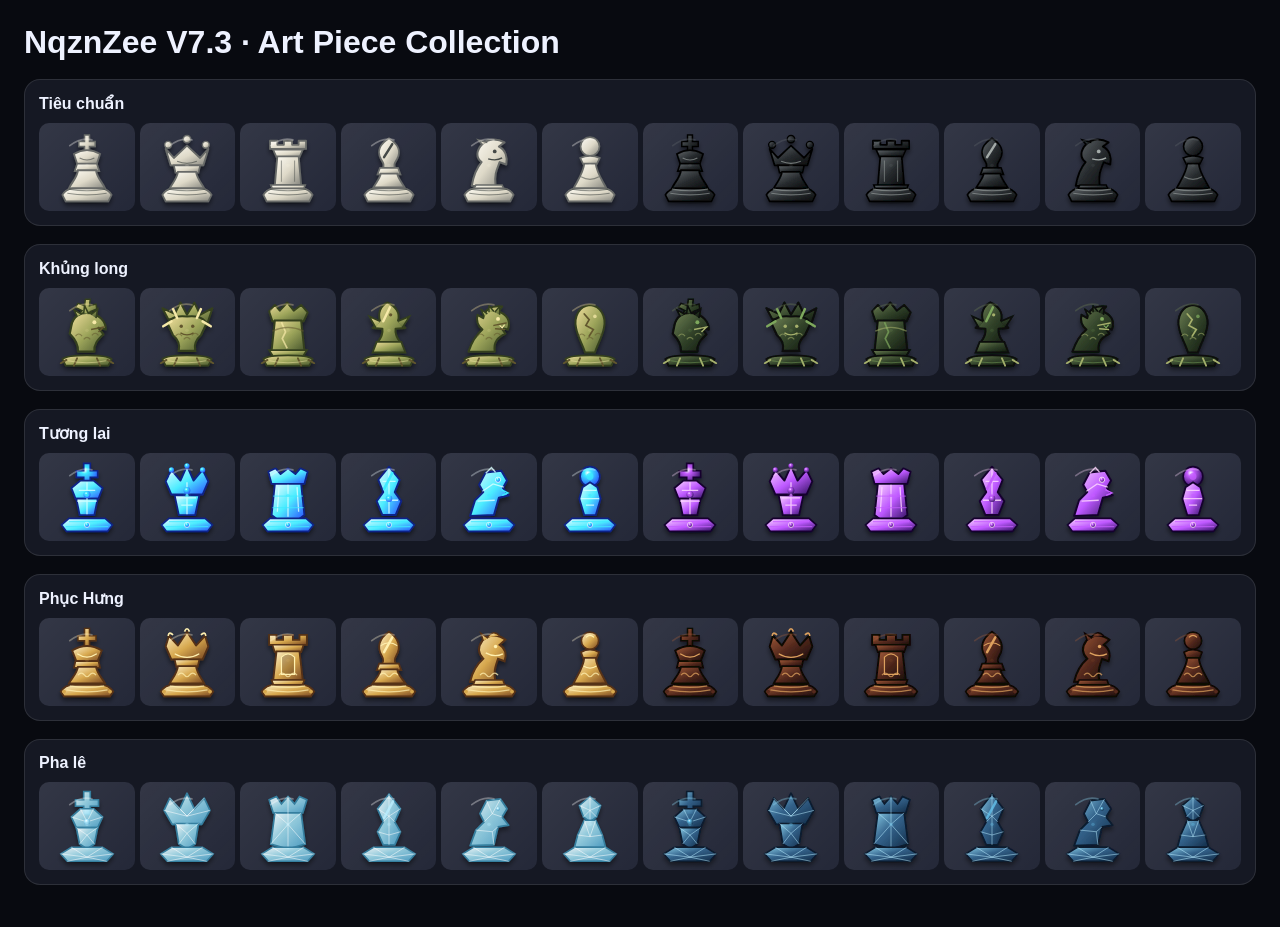
<file: V7_3_MODEL_GALLERY.html>
<!doctype html>
<html lang="vi">
<head>
<meta charset="utf-8">
<meta name="viewport" content="width=device-width,initial-scale=1">
<style>
body {
    margin: 0;
    padding: 24px;
    color: #eef2ff;
    background: #080a10;
    font-family: Inter, Arial, sans-serif;
}
h1 { margin: 0 0 18px; }
.row {
    margin: 0 0 18px;
    padding: 14px;
    border: 1px solid rgba(255,255,255,.1);
    border-radius: 16px;
    background: #151823;
}
.row h2 { margin: 0 0 10px; font-size: 16px; }
.pieces {
    display: grid;
    grid-template-columns: repeat(12, minmax(48px, 1fr));
    gap: 5px;
    align-items: end;
}
.cell {
    min-height: 88px;
    display: grid;
    place-items: center;
    border-radius: 10px;
    background:
        linear-gradient(135deg, rgba(255,255,255,.07), transparent),
        #242838;
}
.piece-image { width: 82px; height: 82px; overflow: visible; }
</style>
</head>
<body>
<h1>NqznZee V7.3 · Art Piece Collection</h1>
<div id="gallery"></div>
<script>
    const NQZ_ART_PALETTES = {
        standard: {
            white: {
                top: "#fffdf5",
                mid: "#ded9c8",
                low: "#85857e",
                edge: "#686b68",
                line: "#444946",
                glow: "#fffbe9",
            },
            black: {
                top: "#62686c",
                mid: "#272b2e",
                low: "#090b0c",
                edge: "#050606",
                line: "#a3aaa8",
                glow: "#747d7b",
            },
        },
        dinosaur: {
            white: {
                top: "#f2df9d",
                mid: "#9ca45a",
                low: "#46552d",
                edge: "#34401f",
                line: "#62572d",
                glow: "#f6e9a8",
            },
            black: {
                top: "#708254",
                mid: "#314229",
                low: "#10170f",
                edge: "#090e08",
                line: "#a6b06c",
                glow: "#7ea85d",
            },
        },
        future: {
            white: {
                top: "#f1fdff",
                mid: "#4cecff",
                low: "#294dff",
                edge: "#102487",
                line: "#d9ffff",
                glow: "#3deaff",
            },
            black: {
                top: "#ffd9ff",
                mid: "#bd58ff",
                low: "#30105f",
                edge: "#15052f",
                line: "#ffd9ff",
                glow: "#c55cff",
            },
        },
        renaissance: {
            white: {
                top: "#fff4cf",
                mid: "#d7a84e",
                low: "#75431f",
                edge: "#553016",
                line: "#fff0b0",
                glow: "#e8bd67",
            },
            black: {
                top: "#a55d3a",
                mid: "#54291d",
                low: "#190d0b",
                edge: "#100706",
                line: "#dda15e",
                glow: "#9e5933",
            },
        },
        crystal: {
            white: {
                top: "#ffffff",
                mid: "#a9ecff",
                low: "#4c9fc7",
                edge: "#367f9f",
                line: "#ffffff",
                glow: "#bcefff",
            },
            black: {
                top: "#91d8f2",
                mid: "#376f9d",
                low: "#102a46",
                edge: "#091a2e",
                line: "#b7ebff",
                glow: "#63bfe9",
            },
        },
    };

    function nqzPieceBase(id, palette, themeId) {
        if (themeId === "dinosaur") {
            return `
                <path d="M20 83 C27 77 73 77 80 83 L76 91 H24 Z"
                    fill="url(#${id}-body)" stroke="${palette.edge}" stroke-width="2.2"/>
                <path d="M25 84 L18 88 M38 82 L34 91 M62 82 L66 91 M75 84 L82 88"
                    fill="none" stroke="${palette.line}" stroke-width="2.2" stroke-linecap="round"/>
                <path d="M27 85 Q50 90 73 85"
                    fill="none" stroke="${palette.glow}" stroke-width="1.4" opacity=".45"/>
            `;
        }

        if (themeId === "future") {
            return `
                <path d="M19 84 L28 76 H72 L81 84 L75 92 H25 Z"
                    fill="url(#${id}-body)" stroke="${palette.edge}" stroke-width="2"/>
                <path d="M28 80 H72 M24 86 H76"
                    stroke="${palette.glow}" stroke-width="1.5" opacity=".72"/>
                <circle cx="50" cy="84" r="3.2"
                    fill="url(#${id}-core)" stroke="${palette.line}" stroke-width="1"/>
            `;
        }

        if (themeId === "renaissance") {
            return `
                <path d="M18 86 Q24 78 32 78 H68 Q76 78 82 86 L78 92 H22 Z"
                    fill="url(#${id}-body)" stroke="${palette.edge}" stroke-width="2.1"/>
                <path d="M25 84 Q50 89 75 84 M29 79 Q50 83 71 79"
                    fill="none" stroke="${palette.line}" stroke-width="1.5" opacity=".72"/>
                <circle cx="22" cy="86" r="2.3" fill="${palette.mid}"/>
                <circle cx="78" cy="86" r="2.3" fill="${palette.mid}"/>
            `;
        }

        if (themeId === "crystal") {
            return `
                <path d="M18 84 L31 76 H69 L82 84 L74 93 H26 Z"
                    fill="url(#${id}-glass)" stroke="${palette.edge}" stroke-width="1.8"/>
                <path d="M18 84 L50 88 L82 84 M31 76 L50 88 L69 76 M26 93 L50 88 L74 93"
                    fill="none" stroke="${palette.line}" stroke-width="1.05" opacity=".6"/>
            `;
        }

        return `
            <path d="M20 84 Q24 77 32 76 H68 Q76 77 80 84 L76 92 H24 Z"
                fill="url(#${id}-body)" stroke="${palette.edge}" stroke-width="2.1"/>
            <path d="M26 82 Q50 86 74 82 M28 77 Q50 81 72 77"
                fill="none" stroke="${palette.line}" stroke-width="1.35" opacity=".55"/>
        `;
    }

    function nqzStandardShape(type, id, p) {
        const fill = `url(#${id}-body)`;
        const base = nqzPieceBase(id, p, "standard");

        const shapes = {
            p: `
                <circle cx="50" cy="25" r="11.5"
                    fill="${fill}" stroke="${p.edge}" stroke-width="2"/>
                <path d="M38 39 Q50 34 62 39 L58 47 H42 Z"
                    fill="${fill}" stroke="${p.edge}" stroke-width="2"/>
                <path d="M43 46 C42 57 35 66 30 76 H70 C65 66 58 57 57 46 Z"
                    fill="${fill}" stroke="${p.edge}" stroke-width="2.2"/>
                <path d="M39 62 Q50 68 61 62"
                    fill="none" stroke="${p.line}" stroke-width="1.4" opacity=".55"/>
                ${base}
            `,
            r: `
                <path d="M28 18 V28 H72 V18 H63 V23 H55 V18 H45 V23 H37 V18 Z"
                    fill="${fill}" stroke="${p.edge}" stroke-width="2.2" stroke-linejoin="round"/>
                <path d="M32 29 H68 L64 38 H36 Z"
                    fill="${fill}" stroke="${p.edge}" stroke-width="2"/>
                <path d="M37 37 L34 72 H66 L63 37 Z"
                    fill="${fill}" stroke="${p.edge}" stroke-width="2.2"/>
                <path d="M42 42 V68 M58 42 V68"
                    stroke="${p.line}" stroke-width="1.4" opacity=".45"/>
                <path d="M29 72 H71 L68 79 H32 Z"
                    fill="${fill}" stroke="${p.edge}" stroke-width="2"/>
                ${base}
            `,
            n: `
                <path d="M29 73
                         C31 61 35 51 41 44
                         C34 39 34 30 42 22
                         C49 15 60 15 69 20
                         L62 25
                         C70 29 73 38 71 47
                         L63 44
                         C60 52 56 59 58 73 Z"
                    fill="${fill}" stroke="${p.edge}" stroke-width="2.4" stroke-linejoin="round"/>
                <path d="M42 23 L37 17 L48 20"
                    fill="${fill}" stroke="${p.edge}" stroke-width="2"/>
                <circle cx="57" cy="31" r="2.3" fill="${p.line}"/>
                <path d="M49 40 Q59 43 66 39"
                    fill="none" stroke="${p.line}" stroke-width="1.7"/>
                <path d="M34 72 H66 L69 79 H30 Z"
                    fill="${fill}" stroke="${p.edge}" stroke-width="2"/>
                ${base}
            `,
            b: `
                <path d="M50 15
                         C61 22 65 31 60 40
                         C57 45 55 48 58 52
                         H42 C45 48 43 45 40 40
                         C35 31 39 22 50 15 Z"
                    fill="${fill}" stroke="${p.edge}" stroke-width="2.2"/>
                <path d="M54 22 L44 38"
                    stroke="${p.line}" stroke-width="3" stroke-linecap="round"/>
                <path d="M39 51 H61 L64 59 H36 Z"
                    fill="${fill}" stroke="${p.edge}" stroke-width="2"/>
                <path d="M40 58 C39 64 34 69 31 75 H69 C66 69 61 64 60 58 Z"
                    fill="${fill}" stroke="${p.edge}" stroke-width="2.2"/>
                ${base}
            `,
            q: `
                <circle cx="27" cy="23" r="4.2" fill="${fill}" stroke="${p.edge}" stroke-width="1.7"/>
                <circle cx="50" cy="16" r="4.5" fill="${fill}" stroke="${p.edge}" stroke-width="1.7"/>
                <circle cx="73" cy="23" r="4.2" fill="${fill}" stroke="${p.edge}" stroke-width="1.7"/>
                <path d="M24 28 L34 39 L50 24 L66 39 L76 28 L70 48 H30 Z"
                    fill="${fill}" stroke="${p.edge}" stroke-width="2.2" stroke-linejoin="round"/>
                <path d="M34 48 H66 L64 57 H36 Z"
                    fill="${fill}" stroke="${p.edge}" stroke-width="2"/>
                <path d="M39 56 C38 64 32 70 29 76 H71 C68 70 62 64 61 56 Z"
                    fill="${fill}" stroke="${p.edge}" stroke-width="2.2"/>
                <path d="M38 43 Q50 48 62 43"
                    fill="none" stroke="${p.line}" stroke-width="1.4" opacity=".65"/>
                ${base}
            `,
            k: `
                <path d="M47 11 H53 V19 H60 V25 H53 V32 H47 V25 H40 V19 H47 Z"
                    fill="${fill}" stroke="${p.edge}" stroke-width="1.8"/>
                <path d="M34 34 Q50 25 66 34 L62 46 H38 Z"
                    fill="${fill}" stroke="${p.edge}" stroke-width="2.1"/>
                <path d="M38 46 H62 L65 55 H35 Z"
                    fill="${fill}" stroke="${p.edge}" stroke-width="2"/>
                <path d="M39 54 C38 63 31 69 28 76 H72 C69 69 62 63 61 54 Z"
                    fill="${fill}" stroke="${p.edge}" stroke-width="2.3"/>
                <path d="M41 39 Q50 44 59 39"
                    fill="none" stroke="${p.line}" stroke-width="1.4" opacity=".62"/>
                ${base}
            `,
        };
        return shapes[type] || "";
    }

    function nqzDinosaurShape(type, id, p) {
        const fill = `url(#${id}-body)`;
        const core = `url(#${id}-core)`;
        const base = nqzPieceBase(id, p, "dinosaur");

        const scaleMarks = `
            <path d="M36 55 Q40 50 44 55 M46 59 Q50 54 54 59 M56 54 Q60 49 64 54"
                fill="none" stroke="${p.line}" stroke-width="1.4" opacity=".55"/>
        `;

        const shapes = {
            p: `
                <path d="M50 17
                         C63 18 70 31 67 45
                         C65 56 59 65 56 75
                         H44 C41 65 35 56 33 45
                         C30 31 37 18 50 17 Z"
                    fill="${fill}" stroke="${p.edge}" stroke-width="2.4"/>
                <path d="M43 28 L49 35 L45 42 L54 47 L49 55"
                    fill="none" stroke="${p.line}" stroke-width="2.1" stroke-linecap="round"/>
                <circle cx="56" cy="31" r="2.2" fill="${p.glow}" opacity=".75"/>
                ${scaleMarks}
                ${base}
            `,
            r: `
                <path d="M27 25 L34 17 L40 24 L49 14 L57 24 L66 17 L74 26 L69 37 H31 Z"
                    fill="${fill}" stroke="${p.edge}" stroke-width="2.4" stroke-linejoin="round"/>
                <path d="M34 36 L30 73 H70 L66 36 Z"
                    fill="${fill}" stroke="${p.edge}" stroke-width="2.4"/>
                <path d="M42 38 L47 50 L43 58 L49 70"
                    fill="none" stroke="${p.glow}" stroke-width="2.1" opacity=".72"/>
                <path d="M31 49 Q50 40 69 49"
                    fill="none" stroke="${p.line}" stroke-width="1.5" opacity=".55"/>
                <path d="M27 72 H73 L68 80 H32 Z"
                    fill="${fill}" stroke="${p.edge}" stroke-width="2.1"/>
                ${base}
            `,
            n: `
                <path d="M25 74
                         C29 62 35 53 42 47
                         C37 43 34 37 36 29
                         L43 33
                         C44 23 53 17 66 19
                         L61 25
                         C72 28 77 37 73 47
                         L65 45
                         L70 52
                         C62 56 55 61 57 74 Z"
                    fill="${fill}" stroke="${p.edge}" stroke-width="2.5" stroke-linejoin="round"/>
                <path d="M44 31 L40 22 L48 28 M50 26 L50 18 L56 25 M57 26 L63 19 L63 29"
                    fill="${fill}" stroke="${p.edge}" stroke-width="1.8" stroke-linejoin="round"/>
                <circle cx="61" cy="34" r="2.4" fill="${p.glow}"/>
                <path d="M56 42 L71 39 M58 46 L69 47"
                    stroke="${p.line}" stroke-width="1.7" stroke-linecap="round"/>
                <path d="M63 42 L66 45 L69 41"
                    fill="none" stroke="${p.glow}" stroke-width="1.4"/>
                ${scaleMarks}
                ${base}
            `,
            b: `
                <path d="M48 14
                         C58 18 64 27 61 36
                         L70 45
                         L58 46
                         C57 53 60 58 64 63
                         H36 C40 58 43 53 42 46
                         L30 45
                         L39 36
                         C36 27 40 18 48 14 Z"
                    fill="${fill}" stroke="${p.edge}" stroke-width="2.4" stroke-linejoin="round"/>
                <path d="M51 20 L43 37"
                    stroke="${p.glow}" stroke-width="3" stroke-linecap="round"/>
                <path d="M39 37 L26 31 L34 45 M61 37 L75 31 L66 45"
                    fill="${fill}" stroke="${p.edge}" stroke-width="2"/>
                <circle cx="52" cy="29" r="2" fill="${p.line}"/>
                <path d="M35 62 L30 75 H70 L65 62 Z"
                    fill="${fill}" stroke="${p.edge}" stroke-width="2.2"/>
                ${base}
            `,
            q: `
                <path d="M27 34 L20 21 L35 28 L42 14 L50 29 L59 14 L66 29 L81 21 L74 42 Z"
                    fill="${fill}" stroke="${p.edge}" stroke-width="2.4" stroke-linejoin="round"/>
                <path d="M26 39
                         C32 31 39 30 50 31
                         C61 30 68 31 74 39
                         L67 54
                         C61 59 58 64 60 73
                         H40
                         C42 64 39 59 33 54 Z"
                    fill="${fill}" stroke="${p.edge}" stroke-width="2.5"/>
                <path d="M31 37 L21 43 M69 37 L79 43 M38 33 L33 22 M62 33 L67 22"
                    stroke="${p.glow}" stroke-width="3" stroke-linecap="round"/>
                <circle cx="43" cy="43" r="2.1" fill="${p.line}"/>
                <circle cx="57" cy="43" r="2.1" fill="${p.line}"/>
                <path d="M42 51 Q50 56 58 51"
                    fill="none" stroke="${p.line}" stroke-width="1.7"/>
                ${scaleMarks}
                ${base}
            `,
            k: `
                <path d="M48 10 H54 L53 18 L61 16 L62 22 L54 25 L59 32 L53 35 L49 27 L43 34 L38 30 L44 24 L36 20 L39 15 L47 18 Z"
                    fill="${fill}" stroke="${p.edge}" stroke-width="1.8"/>
                <path d="M31 42
                         C33 31 42 25 54 27
                         C65 29 73 37 73 47
                         L64 45
                         L70 53
                         C64 59 58 64 59 74
                         H39
                         C40 64 34 57 29 52 Z"
                    fill="${fill}" stroke="${p.edge}" stroke-width="2.6" stroke-linejoin="round"/>
                <path d="M38 31 L34 23 L43 28 M46 27 L47 18 L52 28 M55 29 L63 22 L61 33"
                    fill="${fill}" stroke="${p.edge}" stroke-width="1.9"/>
                <circle cx="59" cy="38" r="2.4" fill="${p.glow}"/>
                <path d="M55 47 L70 44 L64 50"
                    fill="none" stroke="${p.line}" stroke-width="1.8"/>
                ${scaleMarks}
                ${base}
            `,
        };
        return shapes[type] || "";
    }

    function nqzFutureShape(type, id, p) {
        const fill = `url(#${id}-body)`;
        const core = `url(#${id}-core)`;
        const base = nqzPieceBase(id, p, "future");
        const wire = `stroke="${p.line}" stroke-width="1.6" fill="none" opacity=".82"`;

        const shapes = {
            p: `
                <circle cx="50" cy="25" r="12"
                    fill="${core}" stroke="${p.edge}" stroke-width="2"/>
                <path d="M41 38 L50 32 L59 38 L63 52 L57 72 H43 L37 52 Z"
                    fill="${fill}" stroke="${p.edge}" stroke-width="2.2"/>
                <path d="M42 42 H58 M39 52 H61 M45 60 H55"
                    ${wire}/>
                <circle cx="50" cy="25" r="4.2" fill="${p.glow}" opacity=".76"/>
                ${base}
            `,
            r: `
                <path d="M26 19 L35 15 L41 22 L50 15 L59 22 L65 15 L74 19 L70 34 H30 Z"
                    fill="${fill}" stroke="${p.edge}" stroke-width="2.2" stroke-linejoin="round"/>
                <path d="M34 34 L30 72 L38 78 H62 L70 72 L66 34 Z"
                    fill="${fill}" stroke="${p.edge}" stroke-width="2.2"/>
                <path d="M39 38 L37 68 M50 35 V74 M61 38 L63 68"
                    ${wire}/>
                <path d="M32 49 H68 M31 63 H69"
                    stroke="${p.glow}" stroke-width="1.4" opacity=".65"/>
                ${base}
            `,
            n: `
                <path d="M27 73 L33 54 L43 44 L38 35 L46 20 L65 18 L72 30 L67 39 L74 48 L62 51 L56 72 Z"
                    fill="${fill}" stroke="${p.edge}" stroke-width="2.4" stroke-linejoin="round"/>
                <path d="M46 21 L53 14 L58 20 M42 43 L55 34 L68 38 M36 55 L57 54"
                    ${wire}/>
                <circle cx="61" cy="29" r="3.2" fill="${core}" stroke="${p.line}" stroke-width="1.2"/>
                <path d="M65 41 L73 45 L66 48"
                    fill="none" stroke="${p.glow}" stroke-width="1.8"/>
                ${base}
            `,
            b: `
                <path d="M50 13 L63 29 L57 44 L65 55 L58 72 H42 L35 55 L43 44 L37 29 Z"
                    fill="${fill}" stroke="${p.edge}" stroke-width="2.3" stroke-linejoin="round"/>
                <path d="M50 16 V70 M42 31 L58 31 M39 54 H61"
                    ${wire}/>
                <path d="M54 21 L44 40"
                    stroke="${p.glow}" stroke-width="3.2" stroke-linecap="round"/>
                <circle cx="50" cy="52" r="4" fill="${core}" opacity=".9"/>
                ${base}
            `,
            q: `
                <path d="M24 31 L31 17 L42 30 L50 12 L58 30 L69 17 L76 31 L69 47 H31 Z"
                    fill="${fill}" stroke="${p.edge}" stroke-width="2.3" stroke-linejoin="round"/>
                <circle cx="31" cy="17" r="3.2" fill="${core}"/>
                <circle cx="50" cy="12" r="3.2" fill="${core}"/>
                <circle cx="69" cy="17" r="3.2" fill="${core}"/>
                <path d="M35 48 L40 72 H60 L65 48 Z"
                    fill="${fill}" stroke="${p.edge}" stroke-width="2.2"/>
                <path d="M39 51 H61 M43 60 H57 M50 32 V71"
                    ${wire}/>
                <circle cx="50" cy="42" r="4.1" fill="${core}"/>
                ${base}
            `,
            k: `
                <path d="M46 9 H54 V18 H63 V26 H54 V35 H46 V26 H37 V18 H46 Z"
                    fill="${core}" stroke="${p.edge}" stroke-width="2"/>
                <path d="M31 39 L42 30 H58 L69 39 L64 52 H36 Z"
                    fill="${fill}" stroke="${p.edge}" stroke-width="2.2"/>
                <path d="M37 52 L41 72 H59 L63 52 Z"
                    fill="${fill}" stroke="${p.edge}" stroke-width="2.2"/>
                <path d="M40 42 H60 M38 55 H62 M50 32 V71"
                    ${wire}/>
                <circle cx="50" cy="47" r="4.4" fill="${core}"/>
                ${base}
            `,
        };
        return shapes[type] || "";
    }

    function nqzRenaissanceShape(type, id, p) {
        const fill = `url(#${id}-body)`;
        const base = nqzPieceBase(id, p, "renaissance");
        const ornament = `
            <path d="M39 66 Q43 61 47 66 Q50 70 53 66 Q57 61 61 66"
                fill="none" stroke="${p.line}" stroke-width="1.4" opacity=".75"/>
        `;

        const shapes = {
            p: `
                <circle cx="50" cy="24" r="10.5"
                    fill="${fill}" stroke="${p.edge}" stroke-width="2"/>
                <path d="M39 38 Q50 32 61 38 L58 46 H42 Z"
                    fill="${fill}" stroke="${p.edge}" stroke-width="2"/>
                <path d="M43 45 C42 57 35 65 30 76 H70 C65 65 58 57 57 45 Z"
                    fill="${fill}" stroke="${p.edge}" stroke-width="2.2"/>
                <path d="M45 20 Q50 15 55 20 M42 55 Q50 60 58 55"
                    fill="none" stroke="${p.line}" stroke-width="1.5"/>
                ${ornament}
                ${base}
            `,
            r: `
                <path d="M27 17 V29 H73 V17 H64 V23 H56 V17 H44 V23 H36 V17 Z"
                    fill="${fill}" stroke="${p.edge}" stroke-width="2.2"/>
                <path d="M31 29 H69 L66 38 H34 Z"
                    fill="${fill}" stroke="${p.edge}" stroke-width="2"/>
                <path d="M36 37 L32 72 H68 L64 37 Z"
                    fill="${fill}" stroke="${p.edge}" stroke-width="2.2"/>
                <path d="M42 44 Q50 36 58 44 V65 H42 Z"
                    fill="rgba(40,20,13,.24)" stroke="${p.line}" stroke-width="1.5"/>
                <path d="M30 72 H70 L67 80 H33 Z"
                    fill="${fill}" stroke="${p.edge}" stroke-width="2"/>
                ${ornament}
                ${base}
            `,
            n: `
                <path d="M27 74 C30 61 36 52 43 46
                         C37 40 36 32 42 24
                         C49 16 62 16 70 23
                         L63 29 C70 33 72 41 69 49
                         L61 46 C58 55 55 62 58 74 Z"
                    fill="${fill}" stroke="${p.edge}" stroke-width="2.4"/>
                <path d="M43 24 L40 15 L49 21 M48 20 Q55 10 63 18"
                    fill="${fill}" stroke="${p.edge}" stroke-width="1.8"/>
                <circle cx="58" cy="31" r="2.1" fill="${p.line}"/>
                <path d="M46 39 Q57 45 67 40"
                    fill="none" stroke="${p.line}" stroke-width="1.7"/>
                <path d="M33 72 H67 L70 80 H30 Z"
                    fill="${fill}" stroke="${p.edge}" stroke-width="2"/>
                ${ornament}
                ${base}
            `,
            b: `
                <path d="M50 13 C62 21 65 32 59 42 C56 47 56 50 60 54 H40 C44 50 44 47 41 42 C35 32 38 21 50 13 Z"
                    fill="${fill}" stroke="${p.edge}" stroke-width="2.2"/>
                <path d="M54 20 L44 38"
                    stroke="${p.line}" stroke-width="3" stroke-linecap="round"/>
                <path d="M38 52 H62 L65 60 H35 Z"
                    fill="${fill}" stroke="${p.edge}" stroke-width="2"/>
                <path d="M40 59 C39 66 34 70 30 76 H70 C66 70 61 66 60 59 Z"
                    fill="${fill}" stroke="${p.edge}" stroke-width="2.2"/>
                <path d="M40 30 Q50 23 60 30"
                    fill="none" stroke="${p.line}" stroke-width="1.4"/>
                ${ornament}
                ${base}
            `,
            q: `
                <path d="M24 31 L28 18 L39 30 L50 13 L61 30 L72 18 L76 31 L69 47 H31 Z"
                    fill="${fill}" stroke="${p.edge}" stroke-width="2.3" stroke-linejoin="round"/>
                <path d="M27 18 Q28 12 33 17 M47 13 Q50 6 53 13 M67 17 Q72 12 73 18"
                    fill="none" stroke="${p.line}" stroke-width="2"/>
                <path d="M35 47 H65 L63 56 H37 Z"
                    fill="${fill}" stroke="${p.edge}" stroke-width="2"/>
                <path d="M39 55 C38 64 32 70 29 76 H71 C68 70 62 64 61 55 Z"
                    fill="${fill}" stroke="${p.edge}" stroke-width="2.2"/>
                <path d="M35 40 Q50 49 65 40"
                    fill="none" stroke="${p.line}" stroke-width="1.5"/>
                ${ornament}
                ${base}
            `,
            k: `
                <path d="M47 9 H53 V18 H61 V24 H53 V32 H47 V24 H39 V18 H47 Z"
                    fill="${fill}" stroke="${p.edge}" stroke-width="1.8"/>
                <path d="M32 36 Q50 25 68 36 L63 49 H37 Z"
                    fill="${fill}" stroke="${p.edge}" stroke-width="2.2"/>
                <path d="M36 49 H64 L66 57 H34 Z"
                    fill="${fill}" stroke="${p.edge}" stroke-width="2"/>
                <path d="M39 56 C38 64 31 70 28 76 H72 C69 70 62 64 61 56 Z"
                    fill="${fill}" stroke="${p.edge}" stroke-width="2.2"/>
                <path d="M38 40 Q50 48 62 40"
                    fill="none" stroke="${p.line}" stroke-width="1.5"/>
                ${ornament}
                ${base}
            `,
        };
        return shapes[type] || "";
    }

    function nqzCrystalShape(type, id, p) {
        const glass = `url(#${id}-glass)`;
        const core = `url(#${id}-core)`;
        const base = nqzPieceBase(id, p, "crystal");
        const facet = `stroke="${p.line}" stroke-width="1.05" fill="none" opacity=".58"`;

        const shapes = {
            p: `
                <path d="M50 14 L63 25 L58 39 L50 45 L42 39 L37 25 Z"
                    fill="${glass}" stroke="${p.edge}" stroke-width="1.9"/>
                <path d="M50 14 V45 M37 25 L50 31 L63 25 M42 39 L50 31 L58 39"
                    ${facet}/>
                <path d="M43 43 L35 61 L31 76 H69 L65 61 L57 43 Z"
                    fill="${glass}" stroke="${p.edge}" stroke-width="2"/>
                <path d="M43 43 L50 63 L57 43 M35 61 L50 63 L65 61"
                    ${facet}/>
                ${base}
            `,
            r: `
                <path d="M27 18 L36 14 L42 23 L50 14 L58 23 L64 14 L73 18 L68 34 H32 Z"
                    fill="${glass}" stroke="${p.edge}" stroke-width="2"/>
                <path d="M34 34 L29 72 L50 78 L71 72 L66 34 Z"
                    fill="${glass}" stroke="${p.edge}" stroke-width="2"/>
                <path d="M34 34 L50 48 L66 34 M29 72 L50 48 L71 72 M50 14 V78"
                    ${facet}/>
                ${base}
            `,
            n: `
                <path d="M27 74 L34 55 L44 45 L39 35 L47 19 L64 17 L72 29 L66 39 L74 49 L61 51 L56 73 Z"
                    fill="${glass}" stroke="${p.edge}" stroke-width="2.1" stroke-linejoin="round"/>
                <path d="M47 19 L54 35 L64 17 M44 45 L54 35 L66 39 M34 55 L54 57 L61 51 M54 57 L56 73"
                    ${facet}/>
                <circle cx="61" cy="29" r="2.3" fill="${core}"/>
                ${base}
            `,
            b: `
                <path d="M50 11 L64 29 L57 45 L64 57 L57 73 H43 L36 57 L43 45 L36 29 Z"
                    fill="${glass}" stroke="${p.edge}" stroke-width="2"/>
                <path d="M50 11 V73 M36 29 L50 38 L64 29 M43 45 L50 38 L57 45 M36 57 L50 61 L64 57"
                    ${facet}/>
                <path d="M55 20 L44 40"
                    stroke="${p.glow}" stroke-width="3" stroke-linecap="round" opacity=".82"/>
                ${base}
            `,
            q: `
                <path d="M22 31 L29 16 L41 29 L50 10 L59 29 L71 16 L78 31 L68 48 H32 Z"
                    fill="${glass}" stroke="${p.edge}" stroke-width="2" stroke-linejoin="round"/>
                <path d="M29 16 L50 38 L71 16 M41 29 L50 38 L59 29 M22 31 L50 38 L78 31"
                    ${facet}/>
                <path d="M36 47 L40 72 L50 78 L60 72 L64 47 Z"
                    fill="${glass}" stroke="${p.edge}" stroke-width="2"/>
                <path d="M36 47 L50 59 L64 47 M40 72 L50 59 L60 72"
                    ${facet}/>
                ${base}
            `,
            k: `
                <path d="M46 8 H54 V18 H64 V26 H54 V36 H46 V26 H36 V18 H46 Z"
                    fill="${glass}" stroke="${p.edge}" stroke-width="1.9"/>
                <path d="M31 39 L42 29 H58 L69 39 L63 52 H37 Z"
                    fill="${glass}" stroke="${p.edge}" stroke-width="2"/>
                <path d="M37 52 L41 72 L50 78 L59 72 L63 52 Z"
                    fill="${glass}" stroke="${p.edge}" stroke-width="2"/>
                <path d="M31 39 L50 45 L69 39 M42 29 L50 45 L58 29 M37 52 L50 61 L63 52 M41 72 L50 61 L59 72"
                    ${facet}/>
                <circle cx="50" cy="45" r="3.8" fill="${core}"/>
                ${base}
            `,
        };
        return shapes[type] || "";
    }

    function renderPieceSvg(symbol, themeId) {
        const isWhite =
            symbol === symbol.toUpperCase();

        const type =
            symbol.toLowerCase();

        const resolvedTheme =
            NQZ_ART_PALETTES[themeId]
                ? themeId
                : "standard";

        const palette =
            NQZ_ART_PALETTES[resolvedTheme][
                isWhite ? "white" : "black"
            ];

        const id =
            `nqz-art-${resolvedTheme}-${symbol}-` +
            Math.random().toString(36).slice(2);

        const sculptors = {
            standard: nqzStandardShape,
            dinosaur: nqzDinosaurShape,
            future: nqzFutureShape,
            renaissance: nqzRenaissanceShape,
            crystal: nqzCrystalShape,
        };

        const sculpture =
            sculptors[resolvedTheme](
                type,
                id,
                palette
            );

        if (!sculpture) {
            return "";
        }

        const glowOpacity =
            resolvedTheme === "future"
                ? ".62"
                : resolvedTheme === "crystal"
                ? ".38"
                : ".16";

        return `
            <svg
                class="piece-image nqz-themed-piece nqz-piece-${resolvedTheme} nqz-piece-${type}"
                viewBox="0 0 100 100"
                aria-hidden="true"
                focusable="false"
            >
                <defs>
                    <linearGradient
                        id="${id}-body"
                        x1="0"
                        y1="0"
                        x2="1"
                        y2="1"
                    >
                        <stop offset="0" stop-color="${palette.top}"/>
                        <stop offset=".52" stop-color="${palette.mid}"/>
                        <stop offset="1" stop-color="${palette.low}"/>
                    </linearGradient>

                    <linearGradient
                        id="${id}-glass"
                        x1="0"
                        y1="0"
                        x2="1"
                        y2="1"
                    >
                        <stop offset="0" stop-color="${palette.top}" stop-opacity=".95"/>
                        <stop offset=".45" stop-color="${palette.mid}" stop-opacity=".78"/>
                        <stop offset="1" stop-color="${palette.low}" stop-opacity=".92"/>
                    </linearGradient>

                    <radialGradient
                        id="${id}-core"
                        cx=".38"
                        cy=".32"
                        r=".72"
                    >
                        <stop offset="0" stop-color="#ffffff"/>
                        <stop offset=".24" stop-color="${palette.glow}"/>
                        <stop offset="1" stop-color="${palette.low}"/>
                    </radialGradient>

                    <filter
                        id="${id}-shadow"
                        x="-30%"
                        y="-30%"
                        width="160%"
                        height="170%"
                    >
                        <feDropShadow
                            dx="0"
                            dy="4.2"
                            stdDeviation="2.6"
                            flood-color="#000000"
                            flood-opacity=".46"
                        />
                    </filter>

                    <filter
                        id="${id}-glow"
                        x="-50%"
                        y="-50%"
                        width="200%"
                        height="200%"
                    >
                        <feGaussianBlur stdDeviation="2.6" result="blur"/>
                        <feMerge>
                            <feMergeNode in="blur"/>
                            <feMergeNode in="SourceGraphic"/>
                        </feMerge>
                    </filter>
                </defs>

                <ellipse
                    cx="50"
                    cy="91"
                    rx="28"
                    ry="4.2"
                    fill="#000000"
                    opacity=".18"
                />

                <g filter="url(#${id}-shadow)">
                    ${sculpture}
                </g>

                <path
                    d="M29 24 Q43 13 56 17"
                    fill="none"
                    stroke="${palette.top}"
                    stroke-width="2.1"
                    stroke-linecap="round"
                    opacity=".34"
                />

                <g
                    filter="url(#${id}-glow)"
                    opacity="${glowOpacity}"
                    pointer-events="none"
                >
                    <circle
                        cx="50"
                        cy="48"
                        r="2.1"
                        fill="${palette.glow}"
                    />
                </g>
            </svg>
        `;
    }


const names = {
    standard: "Tiêu chuẩn",
    dinosaur: "Khủng long",
    future: "Tương lai",
    renaissance: "Phục Hưng",
    crystal: "Pha lê"
};
const symbols = ["K","Q","R","B","N","P","k","q","r","b","n","p"];
document.getElementById("gallery").innerHTML =
    Object.keys(names).map(theme => `
        <section class="row">
            <h2>${names[theme]}</h2>
            <div class="pieces">
                ${symbols.map(symbol =>
                    `<div class="cell">${renderPieceSvg(symbol, theme)}</div>`
                ).join("")}
            </div>
        </section>
    `).join("");
</script>
</body>
</html>
</file>
